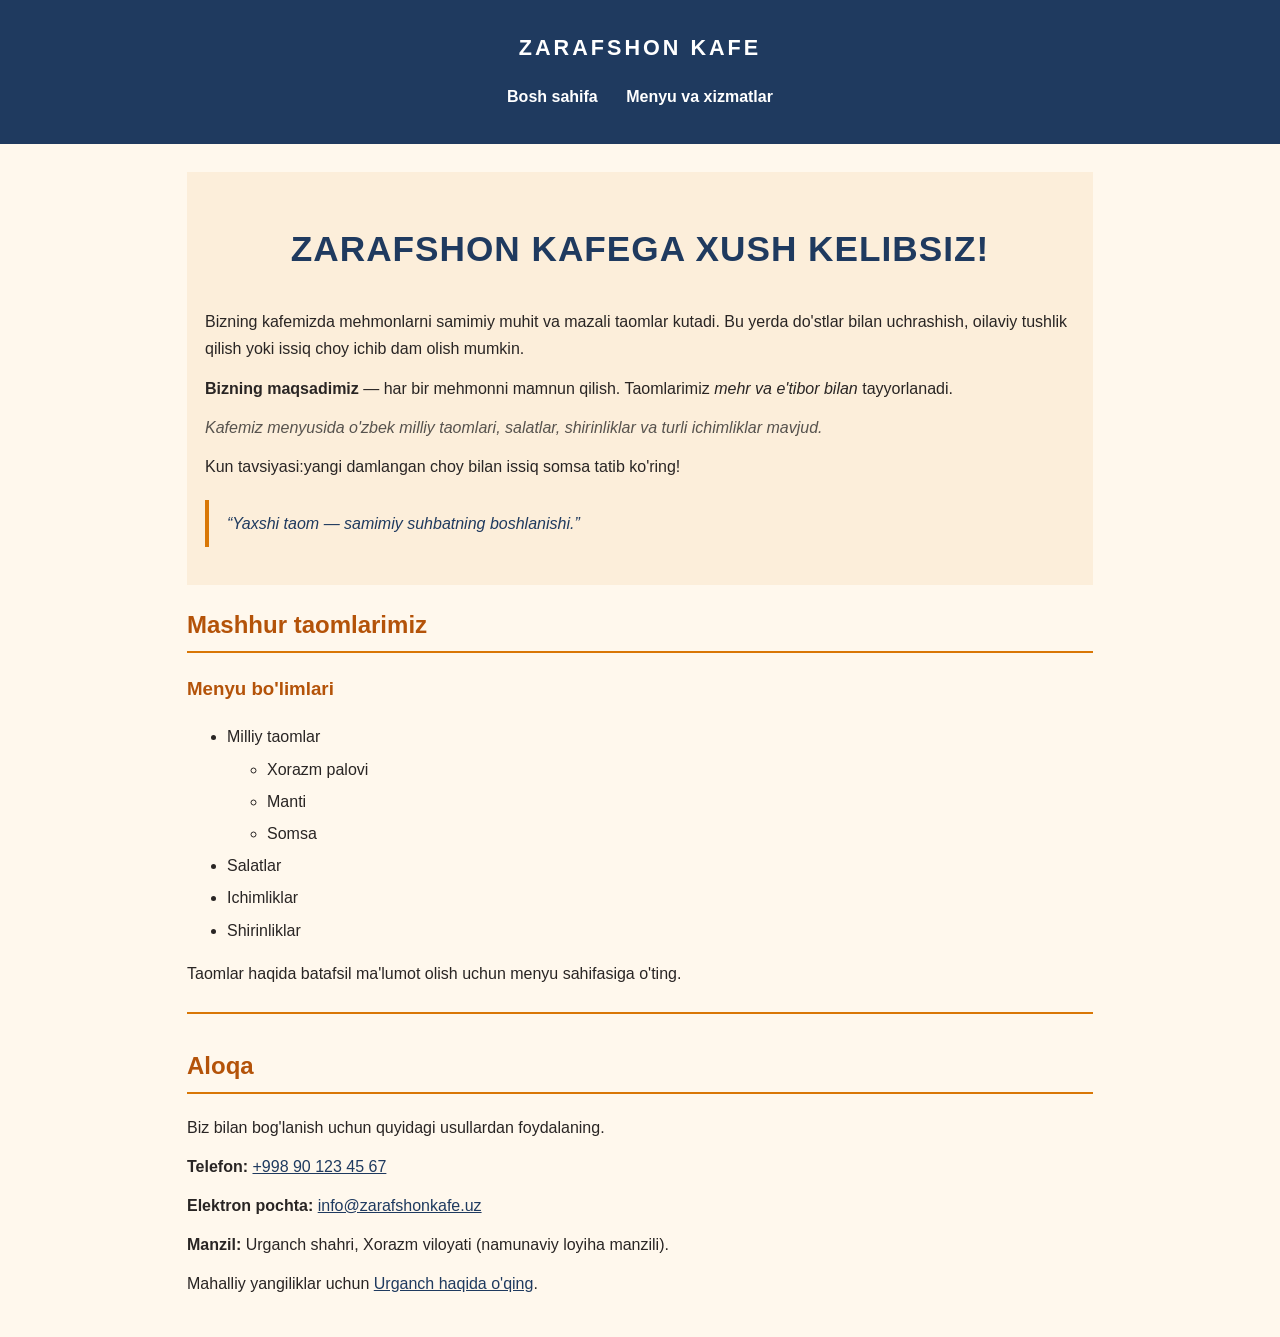
<file: web-dasturlash/1-amaliyot/index.html>
<!DOCTYPE html>
<html lang="uz">
<head>
    <meta charset="UTF-8">
    <meta name="viewport" content="width=device-width, initial-scale=1.0">
    <meta name="description" content="Zarafshon kafe menyusi, milliy taomlar, ichimliklar va aloqa ma'lumotlari.">
    <title>Zarafshon kafe | Bosh sahifa</title>
    <link rel="stylesheet" href="css/style.css">
</head>
<body id="yuqori">
    <header>
        <p class="belgi">ZARAFSHON KAFE</p>
        <nav aria-label="Asosiy navigatsiya">
            <ul>
                <li><a href="index.html">Bosh sahifa</a></li>
                <li><a href="batafsil.html">Menyu va xizmatlar</a></li>
            </ul>
        </nav>
    </header>

    <main>
        <section class="kirish">
            <h1>Zarafshon kafega xush kelibsiz!</h1>
            <p>Bizning kafemizda mehmonlarni samimiy muhit va mazali taomlar kutadi. Bu yerda do'stlar bilan uchrashish, oilaviy tushlik qilish yoki issiq choy ichib dam olish mumkin.</p>
            <p><strong>Bizning maqsadimiz</strong> — har bir mehmonni mamnun qilish. Taomlarimiz <em>mehr va e'tibor bilan</em> tayyorlanadi.</p>
            <p class="izoh">Kafemiz menyusida o'zbek milliy taomlari, salatlar, shirinliklar va turli ichimliklar mavjud.</p>
            <p>Kun tavsiyasi:yangi damlangan choy bilan issiq somsa tatib ko'ring!</p>
            <blockquote>“Yaxshi taom — samimiy suhbatning boshlanishi.”</blockquote>
        </section>

        <section>
            <h2>Mashhur taomlarimiz</h2>
            <h3>Menyu bo'limlari</h3>
            <ul>
                <li>Milliy taomlar
                    <ul>
                        <li>Xorazm palovi</li>
                        <li>Manti</li>
                        <li>Somsa</li>
                    </ul>
                </li>
                <li>Salatlar</li>
                <li>Ichimliklar</li>
                <li>Shirinliklar</li>
            </ul>
            <p>Taomlar haqida batafsil ma'lumot olish uchun menyu sahifasiga o'ting.</p>
        </section>

        <section id="aloqa">
            <h2>Aloqa</h2>
            <p>Biz bilan bog'lanish uchun quyidagi usullardan foydalaning.</p>
            <p><strong>Telefon:</strong> <a href="tel:+998901234567">+998 90 123 45 67</a></p>
            <p><strong>Elektron pochta:</strong> <a href="mailto:info@zarafshonkafe.uz">info@zarafshonkafe.uz</a></p>
            <p><strong>Manzil:</strong> Urganch shahri, Xorazm viloyati (namunaviy loyiha manzili).</p>
            <p>Mahalliy yangiliklar uchun <a href="https://uz.wikipedia.org/wiki/Urganch" target="_blank" rel="noopener">Urganch haqida o'qing</a>.</p>
        </section>
    </main>
</body>
</html>
</file>
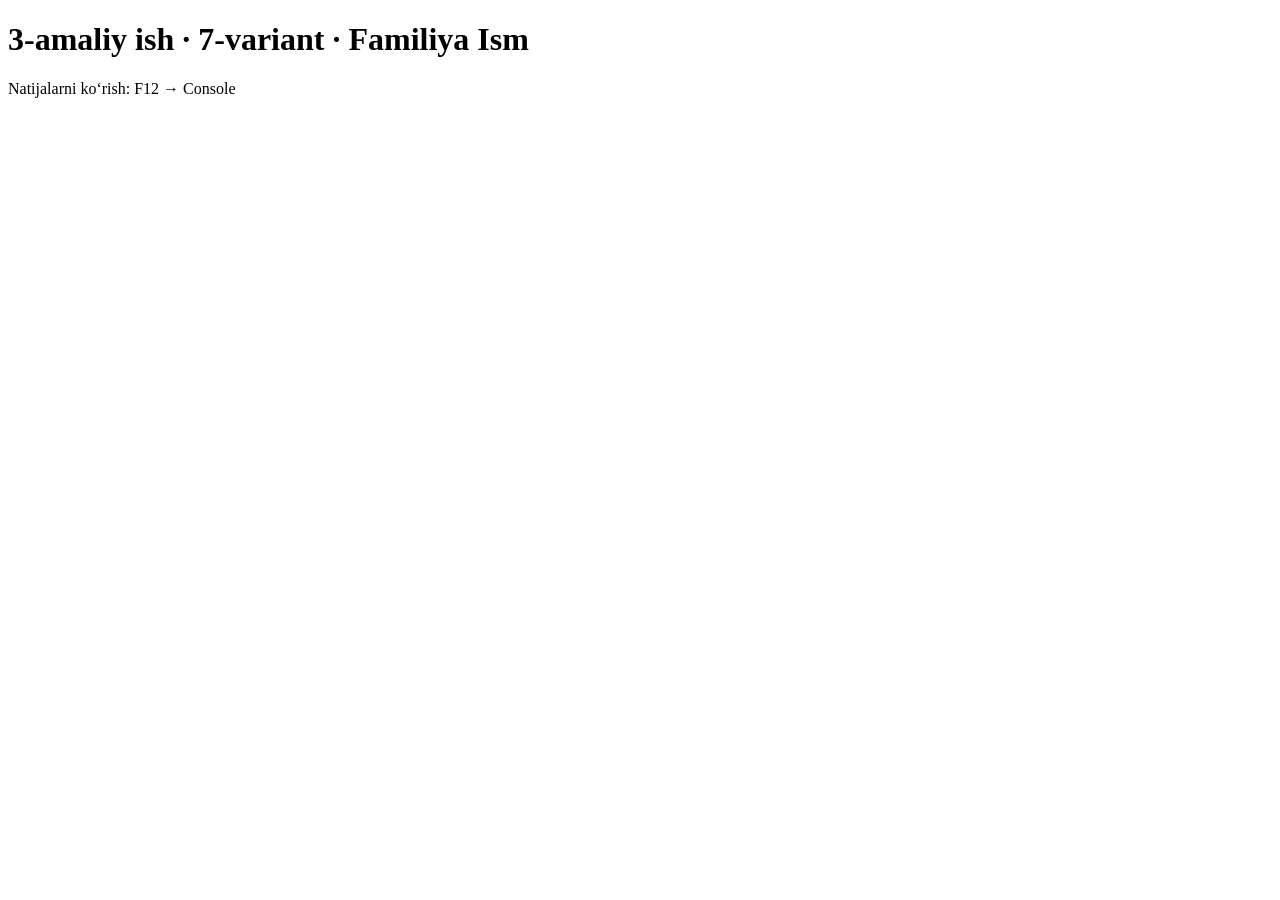
<file: web-dasturlash/3-amaliyot/index.html>
<!DOCTYPE html>
<html lang="uz">
<head>
  <meta charset="UTF-8">
  <title>3-amaliy ish — 7-variant</title>
</head>
<body>
  <h1>3-amaliy ish · 7-variant · Familiya Ism</h1>
  <p>Natijalarni ko‘rish: F12 → Console</p>
  <script src="js/masala1.js"></script>
  <script src="js/masala2.js"></script>
  <script src="js/masala3.js"></script>
  <script src="js/masala4.js"></script>
  <script src="js/masala5.js"></script>
</body>
</html>
</file>
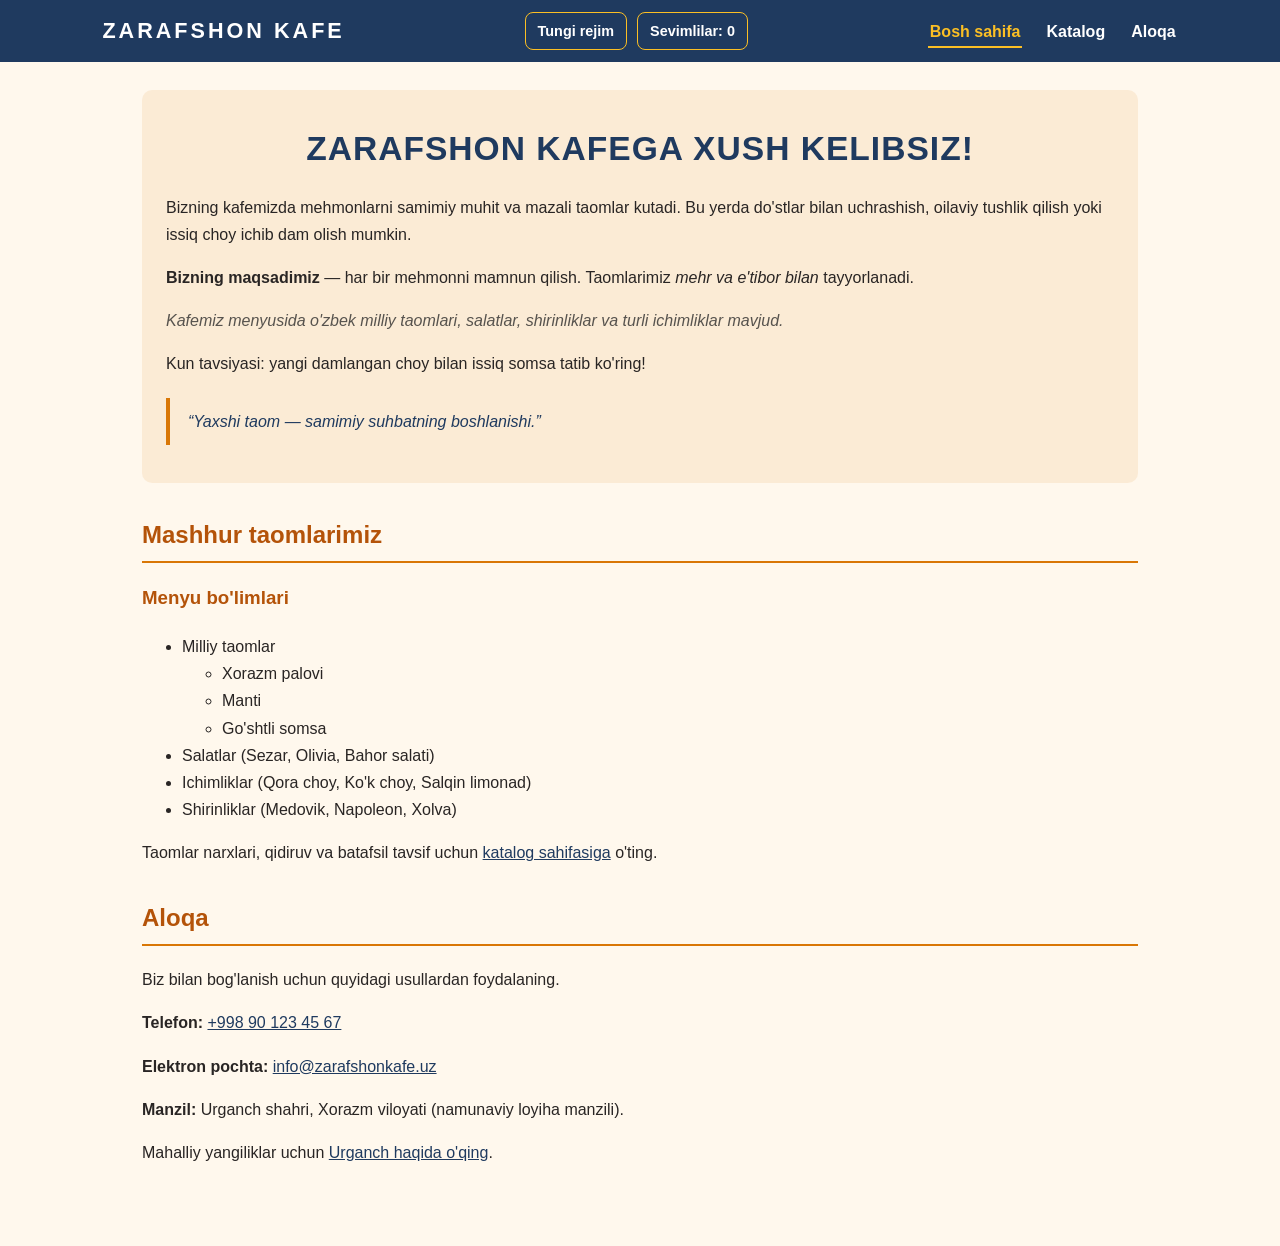
<file: web-dasturlash/4-amaliyot/index.html>
<!DOCTYPE html>
<html lang="uz">
<head>
    <meta charset="UTF-8">
    <meta name="viewport" content="width=device-width, initial-scale=1.0">
    <meta name="description" content="Zarafshon kafe menyusi, milliy taomlar, ichimliklar va aloqa ma'lumotlari.">
    <title>Zarafshon kafe | Bosh sahifa</title>
    <link rel="stylesheet" href="css/style.css">
</head>
<body id="yuqori">
    <header>
        <p class="belgi">ZARAFSHON KAFE</p>
        <div class="header-boshqaruv">
            <button type="button" class="tungi-rejim-btn" aria-pressed="false">Tungi rejim</button>
            <a href="katalog.html" class="sevimli-badge">Sevimlilar: <span class="sevimli-soni">0</span></a>
            <button type="button" id="burger-btn" class="burger-btn" aria-label="Menyuni ochish" aria-expanded="false">☰</button>
        </div>
        <nav id="asosiy-nav" aria-label="Asosiy navigatsiya">
            <ul>
                <li><a href="index.html" aria-current="page">Bosh sahifa</a></li>
                <li><a href="katalog.html">Katalog</a></li>
                <li><a href="aloqa.html">Aloqa</a></li>
            </ul>
        </nav>
    </header>

    <main>
        <section class="kirish">
            <h1>Zarafshon kafega xush kelibsiz!</h1>
            <p>Bizning kafemizda mehmonlarni samimiy muhit va mazali taomlar kutadi. Bu yerda do'stlar bilan uchrashish, oilaviy tushlik qilish yoki issiq choy ichib dam olish mumkin.</p>
            <p><strong>Bizning maqsadimiz</strong> — har bir mehmonni mamnun qilish. Taomlarimiz <em>mehr va e'tibor bilan</em> tayyorlanadi.</p>
            <p class="izoh">Kafemiz menyusida o'zbek milliy taomlari, salatlar, shirinliklar va turli ichimliklar mavjud.</p>
            <p>Kun tavsiyasi: yangi damlangan choy bilan issiq somsa tatib ko'ring!</p>
            <blockquote>“Yaxshi taom — samimiy suhbatning boshlanishi.”</blockquote>
        </section>

        <section>
            <h2>Mashhur taomlarimiz</h2>
            <h3>Menyu bo'limlari</h3>
            <ul>
                <li>Milliy taomlar
                    <ul>
                        <li>Xorazm palovi</li>
                        <li>Manti</li>
                        <li>Go'shtli somsa</li>
                    </ul>
                </li>
                <li>Salatlar (Sezar, Olivia, Bahor salati)</li>
                <li>Ichimliklar (Qora choy, Ko'k choy, Salqin limonad)</li>
                <li>Shirinliklar (Medovik, Napoleon, Xolva)</li>
            </ul>
            <p>Taomlar narxlari, qidiruv va batafsil tavsif uchun <a href="katalog.html">katalog sahifasiga</a> o'ting.</p>
        </section>

        <section id="aloqa">
            <h2>Aloqa</h2>
            <p>Biz bilan bog'lanish uchun quyidagi usullardan foydalaning.</p>
            <p><strong>Telefon:</strong> <a href="tel:+998901234567">+998 90 123 45 67</a></p>
            <p><strong>Elektron pochta:</strong> <a href="mailto:info@zarafshonkafe.uz">info@zarafshonkafe.uz</a></p>
            <p><strong>Manzil:</strong> Urganch shahri, Xorazm viloyati (namunaviy loyiha manzili).</p>
            <p>Mahalliy yangiliklar uchun <a href="https://uz.wikipedia.org/wiki/Urganch" target="_blank" rel="noopener">Urganch haqida o'qing</a>.</p>
        </section>
    </main>

    <script src="js/ui.js"></script>
</body>
</html>
</file>
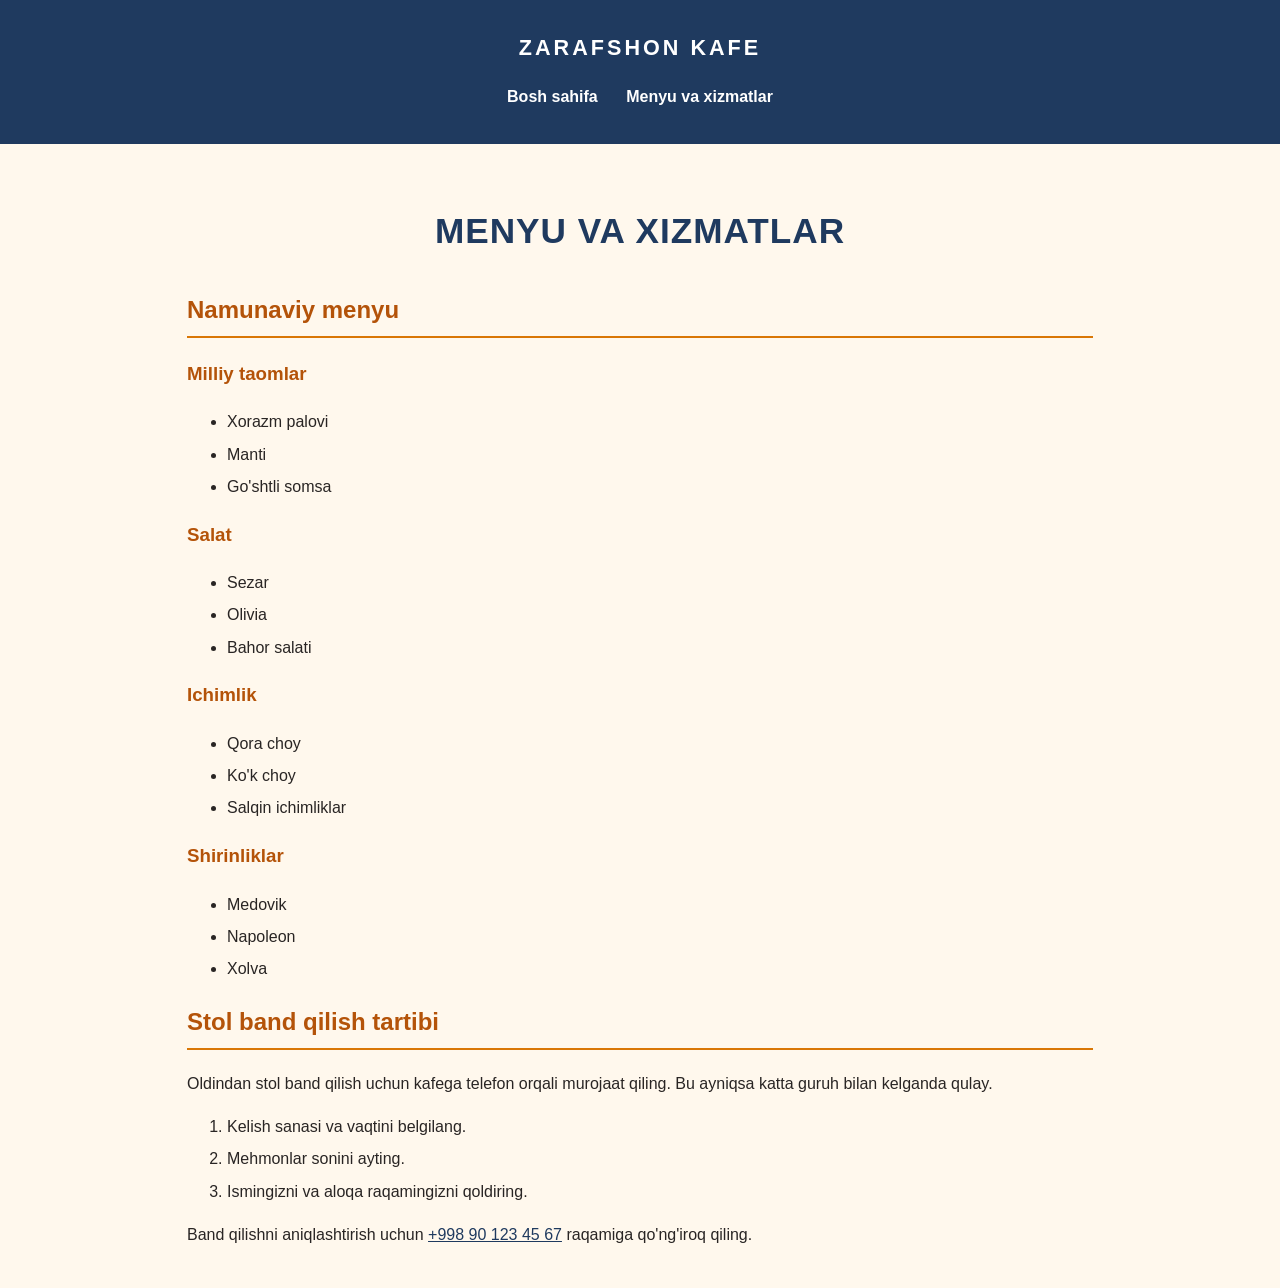
<file: web-dasturlash/1-amaliyot/batafsil.html>
<!DOCTYPE html>
<html lang="uz">
<head>
    <meta charset="UTF-8">
    <meta name="viewport" content="width=device-width, initial-scale=1.0">
    <meta name="description" content="Zarafshon kafe taomlari, ichimliklari, xizmatlari va muallif haqida ma'lumot.">
    <title>Zarafshon kafe | Menyu va xizmatlar</title>
    <link rel="stylesheet" href="css/style.css">
</head>
<body id="yuqori">
    <header>
        <p class="belgi">ZARAFSHON KAFE</p>
        <nav aria-label="Asosiy navigatsiya">
            <ul>
                <li><a href="index.html">Bosh sahifa</a></li>
                <li><a href="batafsil.html">Menyu va xizmatlar</a></li>
            </ul>
        </nav>
    </header>

    <main>
        <section>
            <h1>Menyu va xizmatlar</h1>
        </section>

        <section>
            <h2>Namunaviy menyu</h2>
            <h3>Milliy taomlar</h3>
            <ul>
                <li>Xorazm palovi</li>
                <li>Manti</li>
                <li>Go'shtli somsa</li>
            </ul>
            <h3>Salat</h3>
            <ul>
                <li>Sezar</li>
                <li>Olivia</li>
                <li>Bahor salati</li>
            </ul>
            <h3>Ichimlik</h3>
            <ul>
                <li>Qora choy</li>
                <li>Ko'k choy</li>
                <li>Salqin ichimliklar</li>
            </ul>
            <h3>Shirinliklar</h3>
            <ul>
                <li>Medovik</li>
                <li>Napoleon</li>
                <li>Xolva</li>
            </ul>
        </section>

        <section>
            <h2>Stol band qilish tartibi</h2>
            <p>Oldindan stol band qilish uchun kafega telefon orqali murojaat qiling. Bu ayniqsa katta guruh bilan kelganda qulay.</p>
            <ol>
                <li>Kelish sanasi va vaqtini belgilang.</li>
                <li>Mehmonlar sonini ayting.</li>
                <li>Ismingizni va aloqa raqamingizni qoldiring.</li>
            </ol>
            <p>Band qilishni aniqlashtirish uchun <a href="tel:+998901234567">+998 90 123 45 67</a> raqamiga qo'ng'iroq qiling.</p>
        </section>
    </main>
</body>
</html>
</file>
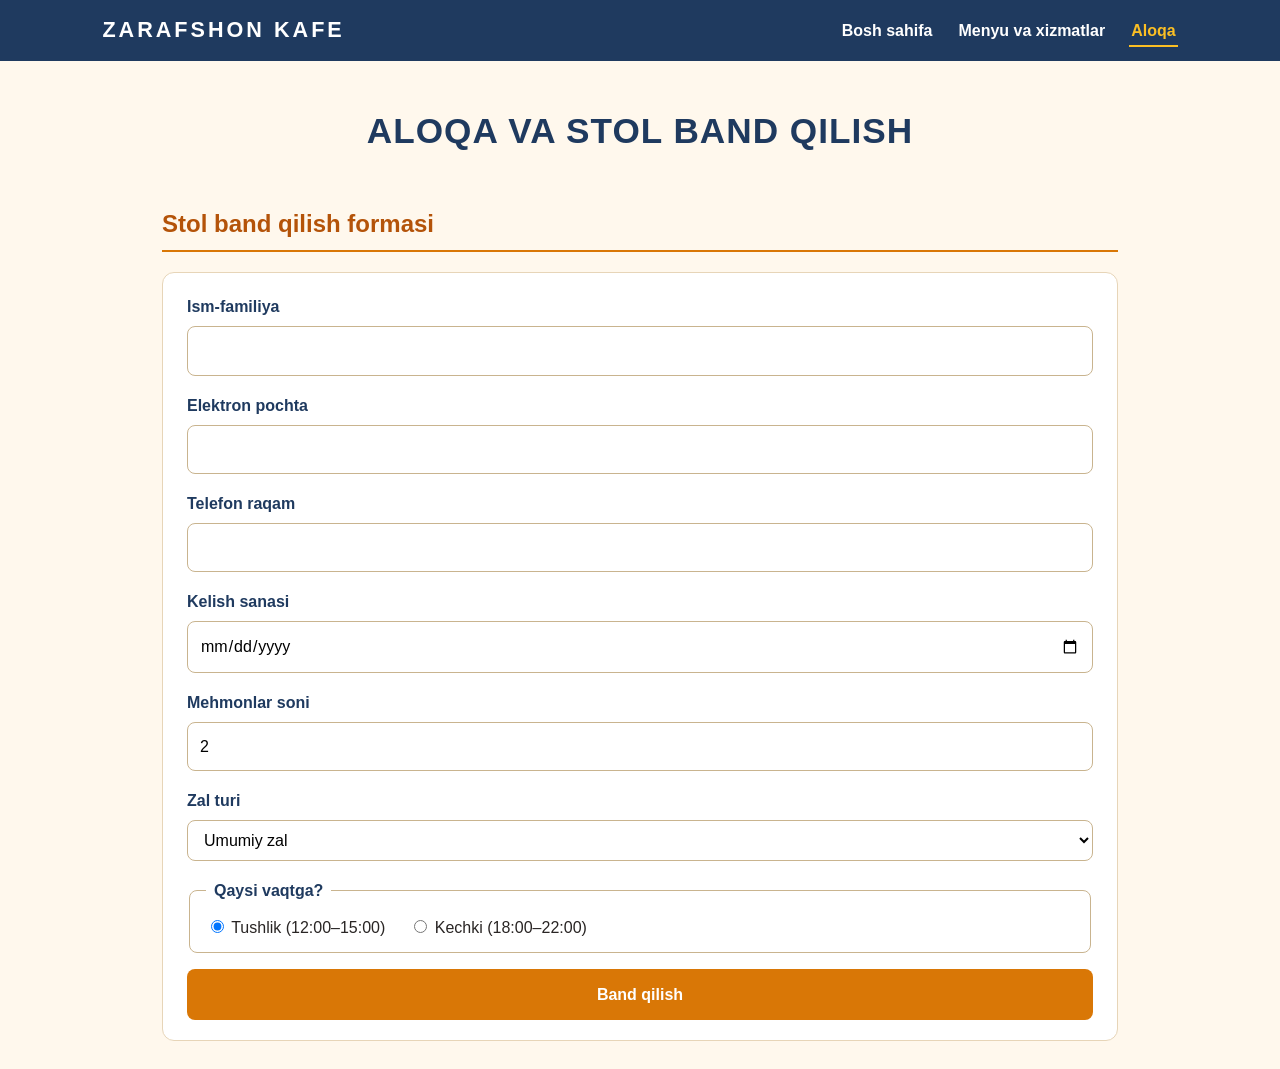
<file: web-dasturlash/2-amaliyot/aloqa.html>
<!DOCTYPE html>
<html lang="uz">
<head>
    <meta charset="UTF-8">
    <title>Zarafshon kafe | Aloqa va stol band qilish</title>
    <link rel="stylesheet" href="css/style2.css">
</head>
<body id="yuqori">
    <header>
        <p class="belgi">ZARAFSHON KAFE</p>
        <nav aria-label="Asosiy navigatsiya">
            <ul>
                <li><a href="index2.html">Bosh sahifa</a></li>
                <li><a href="batafsil2.html">Menyu va xizmatlar</a></li>
                <li><a href="aloqa.html" aria-current="page">Aloqa</a></li>
            </ul>
        </nav>
    </header>

    <main>
        <section>
            <h1>Aloqa va stol band qilish</h1>
        </section>

        <section class="asosiy-qism">
            <article>
                <h2>Stol band qilish formasi</h2>
                <form action="#" method="post">
                    <div class="maydon">
                        <label for="ism">Ism-familiya</label>
                        <input type="text" id="ism" name="ism" required>
                    </div>

                    <div class="maydon">
                        <label for="email">Elektron pochta</label>
                        <input type="email" id="email" name="email" required>
                    </div>

                    <div class="maydon">
                        <label for="telefon">Telefon raqam</label>
                        <input type="tel" id="telefon" name="telefon" required>
                    </div>

                    <div class="maydon">
                        <label for="sana">Kelish sanasi</label>
                        <input type="date" id="sana" name="sana" required>
                    </div>

                    <div class="maydon">
                        <label for="soni">Mehmonlar soni</label>
                        <input type="number" id="soni" name="soni" min="1" max="40" value="2">
                    </div>

                    <div class="maydon">
                        <label for="zal">Zal turi</label>
                        <select id="zal" name="zal">
                            <option value="umumiy">Umumiy zal</option>
                            <option value="oilaviy">Oilaviy xona</option>
                            <option value="ochiq">Ochiq maydon</option>
                        </select>
                    </div>

                    <fieldset>
                        <legend>Qaysi vaqtga?</legend>
                        <div class="radio-qator">
                            <label for="vaqt-tush"><input type="radio" id="vaqt-tush" name="vaqt" value="tush" checked> Tushlik (12:00–15:00)</label>
                            <label for="vaqt-kech"><input type="radio" id="vaqt-kech" name="vaqt" value="kechki"> Kechki (18:00–22:00)</label>
                        </div>
                    </fieldset>
                    <button type="submit">Band qilish</button>
                </form>
            </article>
        </section>
    </main>

</body>
</html>
</file>
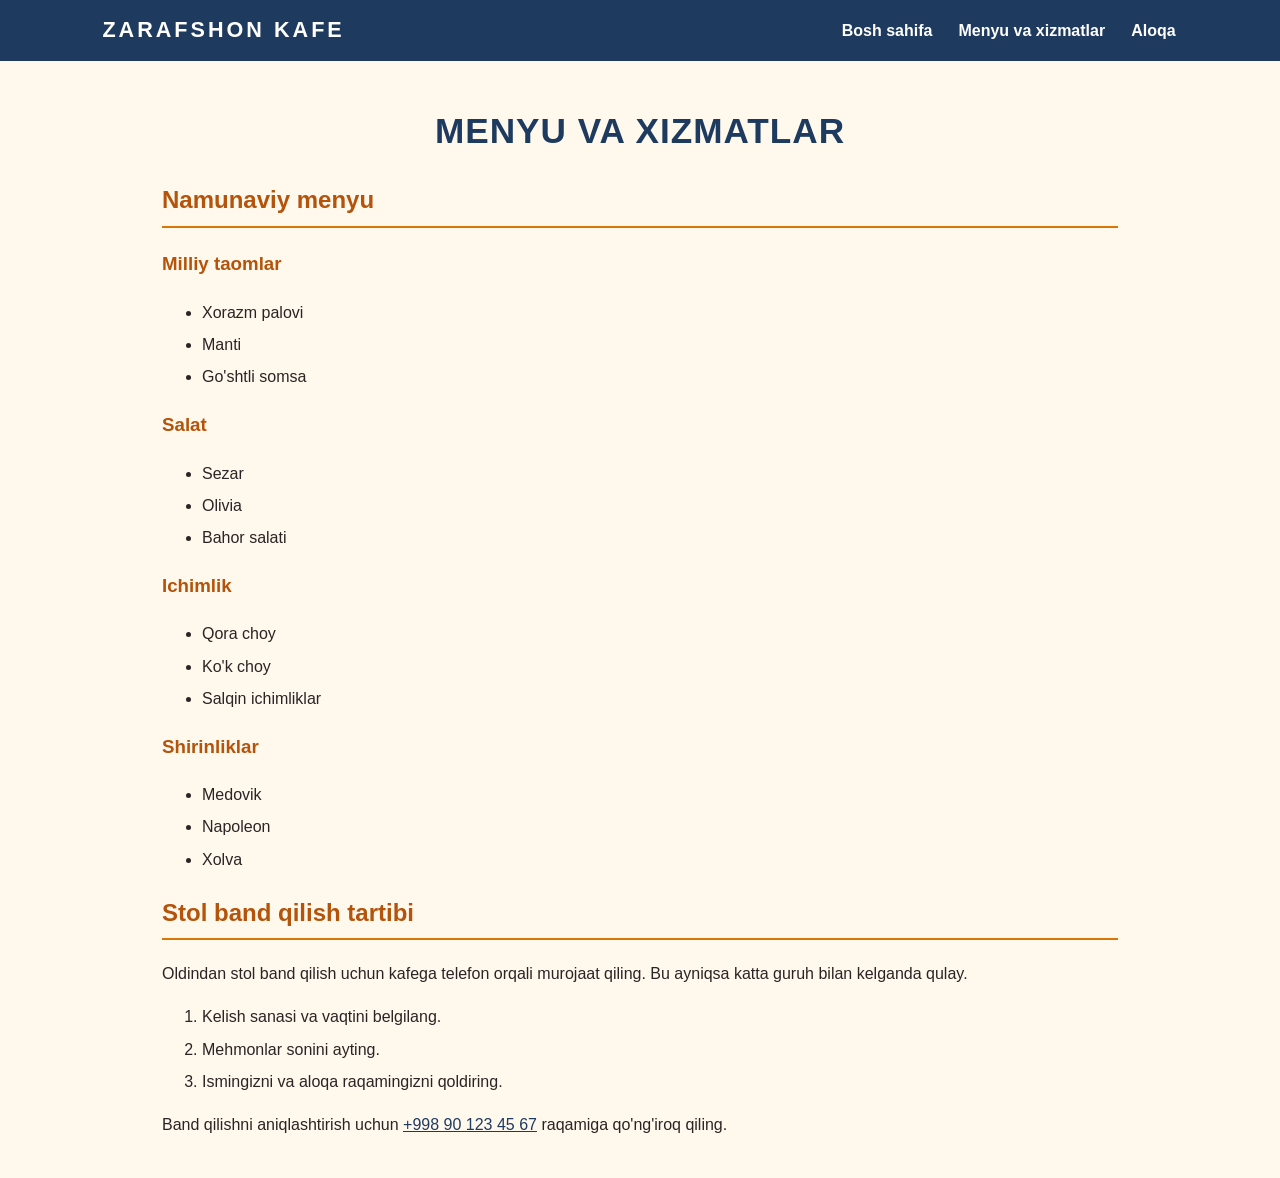
<file: web-dasturlash/2-amaliyot/batafsil2.html>
<!DOCTYPE html>
<html lang="uz">
<head>
    <meta charset="UTF-8">
    <meta name="viewport" content="width=device-width, initial-scale=1.0">
    <meta name="description" content="Zarafshon kafe taomlari, ichimliklari, xizmatlari va muallif haqida ma'lumot.">
    <title>Zarafshon kafe | Menyu va xizmatlar</title>
    <link rel="stylesheet" href="css/style2.css">
</head>
<body id="yuqori">
    <header>
        <p class="belgi">ZARAFSHON KAFE</p>
        <nav aria-label="Asosiy navigatsiya">
            <ul>
                <li><a href="index2.html">Bosh sahifa</a></li>
                <li><a href="batafsil2.html">Menyu va xizmatlar</a></li>
                <li><a href="aloqa2.html">Aloqa</a></li>
            </ul>
        </nav>
    </header>

    <main>
        <section>
            <h1>Menyu va xizmatlar</h1>
        </section>

        <section>
            <h2>Namunaviy menyu</h2>
            <h3>Milliy taomlar</h3>
            <ul>
                <li>Xorazm palovi</li>
                <li>Manti</li>
                <li>Go'shtli somsa</li>
            </ul>
            <h3>Salat</h3>
            <ul>
                <li>Sezar</li>
                <li>Olivia</li>
                <li>Bahor salati</li>
            </ul>
            <h3>Ichimlik</h3>
            <ul>
                <li>Qora choy</li>
                <li>Ko'k choy</li>
                <li>Salqin ichimliklar</li>
            </ul>
            <h3>Shirinliklar</h3>
            <ul>
                <li>Medovik</li>
                <li>Napoleon</li>
                <li>Xolva</li>
            </ul>
        </section>

        <section>
            <h2>Stol band qilish tartibi</h2>
            <p>Oldindan stol band qilish uchun kafega telefon orqali murojaat qiling. Bu ayniqsa katta guruh bilan kelganda qulay.</p>
            <ol>
                <li>Kelish sanasi va vaqtini belgilang.</li>
                <li>Mehmonlar sonini ayting.</li>
                <li>Ismingizni va aloqa raqamingizni qoldiring.</li>
            </ol>
            <p>Band qilishni aniqlashtirish uchun <a href="tel:+998901234567">+998 90 123 45 67</a> raqamiga qo'ng'iroq qiling.</p>
        </section>
    </main>
</body>
</html>
</file>
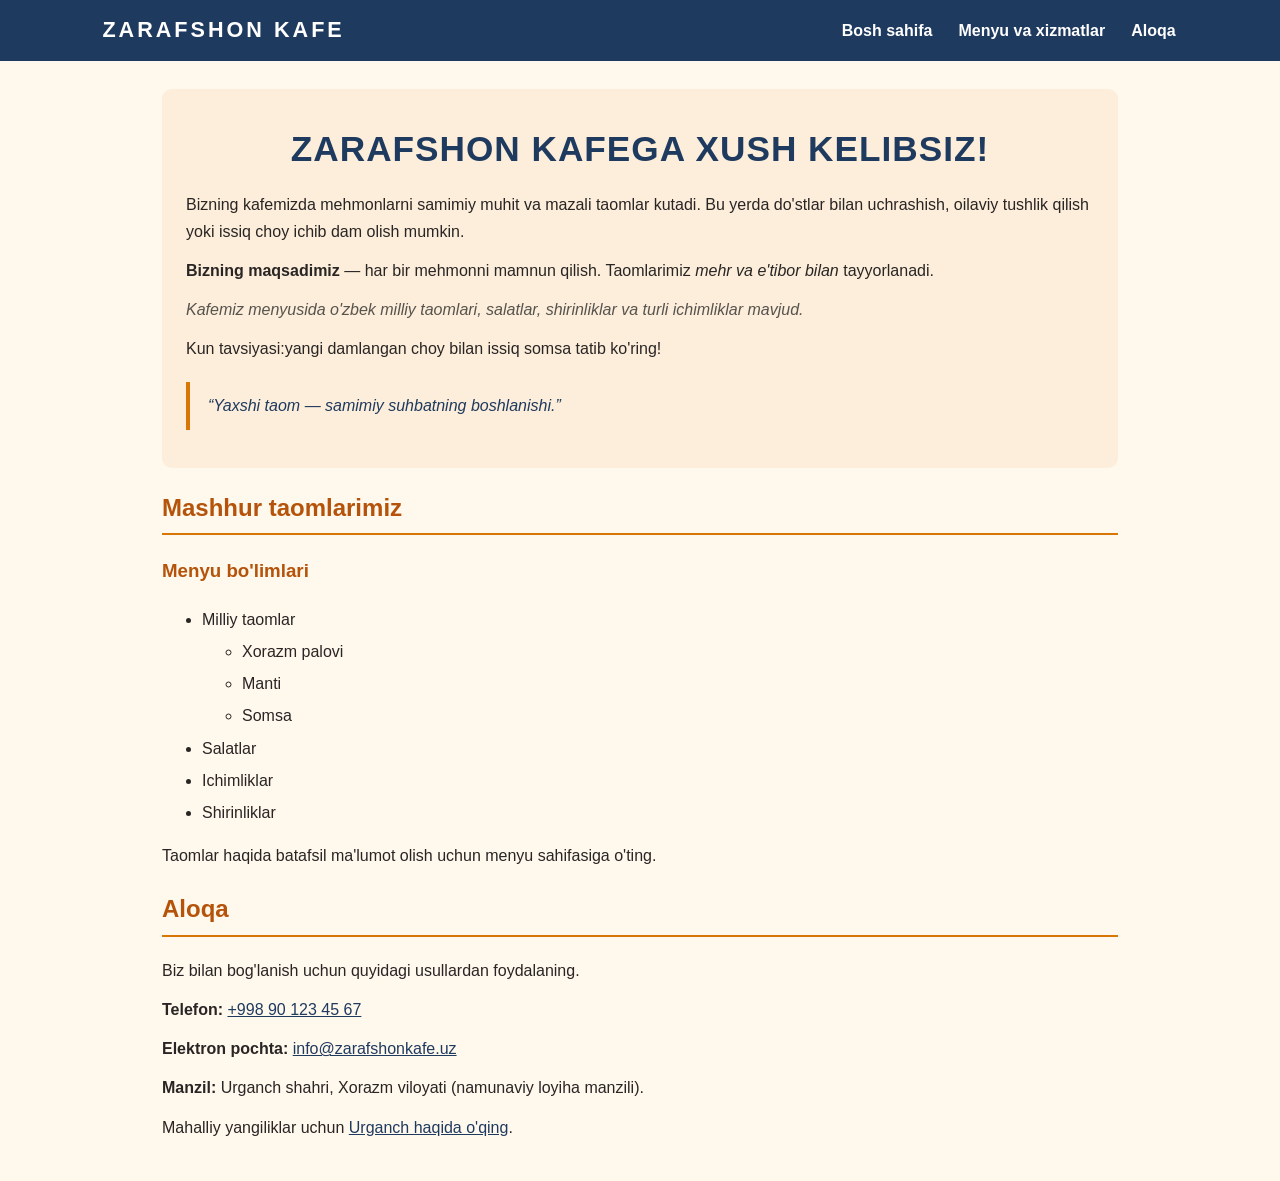
<file: web-dasturlash/2-amaliyot/index2.html>
<!DOCTYPE html>
<html lang="uz">
<head>
    <meta charset="UTF-8">
    <meta name="viewport" content="width=device-width, initial-scale=1.0">
    <meta name="description" content="Zarafshon kafe menyusi, milliy taomlar, ichimliklar va aloqa ma'lumotlari.">
    <title>Zarafshon kafe | Bosh sahifa</title>
    <link rel="stylesheet" href="css/style2.css">
</head>
<body id="yuqori">
    <header>
        <p class="belgi">ZARAFSHON KAFE</p>
        <nav aria-label="Asosiy navigatsiya">
            <ul>
                <li><a href="index2.html">Bosh sahifa</a></li>
                <li><a href="batafsil2.html">Menyu va xizmatlar</a></li>
                <li><a href="aloqa.html">Aloqa</a></li>
            </ul>
        </nav>
    </header>

    <main>
        <section class="kirish">
            <h1>Zarafshon kafega xush kelibsiz!</h1>
            <p>Bizning kafemizda mehmonlarni samimiy muhit va mazali taomlar kutadi. Bu yerda do'stlar bilan uchrashish, oilaviy tushlik qilish yoki issiq choy ichib dam olish mumkin.</p>
            <p><strong>Bizning maqsadimiz</strong> — har bir mehmonni mamnun qilish. Taomlarimiz <em>mehr va e'tibor bilan</em> tayyorlanadi.</p>
            <p class="izoh">Kafemiz menyusida o'zbek milliy taomlari, salatlar, shirinliklar va turli ichimliklar mavjud.</p>
            <p>Kun tavsiyasi:yangi damlangan choy bilan issiq somsa tatib ko'ring!</p>
            <blockquote>“Yaxshi taom — samimiy suhbatning boshlanishi.”</blockquote>
        </section>

        <section>
            <h2>Mashhur taomlarimiz</h2>
            <h3>Menyu bo'limlari</h3>
            <ul>
                <li>Milliy taomlar
                    <ul>
                        <li>Xorazm palovi</li>
                        <li>Manti</li>
                        <li>Somsa</li>
                    </ul>
                </li>
                <li>Salatlar</li>
                <li>Ichimliklar</li>
                <li>Shirinliklar</li>
            </ul>
            <p>Taomlar haqida batafsil ma'lumot olish uchun menyu sahifasiga o'ting.</p>
        </section>

        <section id="aloqa">
            <h2>Aloqa</h2>
            <p>Biz bilan bog'lanish uchun quyidagi usullardan foydalaning.</p>
            <p><strong>Telefon:</strong> <a href="tel:+998901234567">+998 90 123 45 67</a></p>
            <p><strong>Elektron pochta:</strong> <a href="mailto:info@zarafshonkafe.uz">info@zarafshonkafe.uz</a></p>
            <p><strong>Manzil:</strong> Urganch shahri, Xorazm viloyati (namunaviy loyiha manzili).</p>
            <p>Mahalliy yangiliklar uchun <a href="https://uz.wikipedia.org/wiki/Urganch" target="_blank" rel="noopener">Urganch haqida o'qing</a>.</p>
        </section>
    </main>
</body>
</html>
</file>
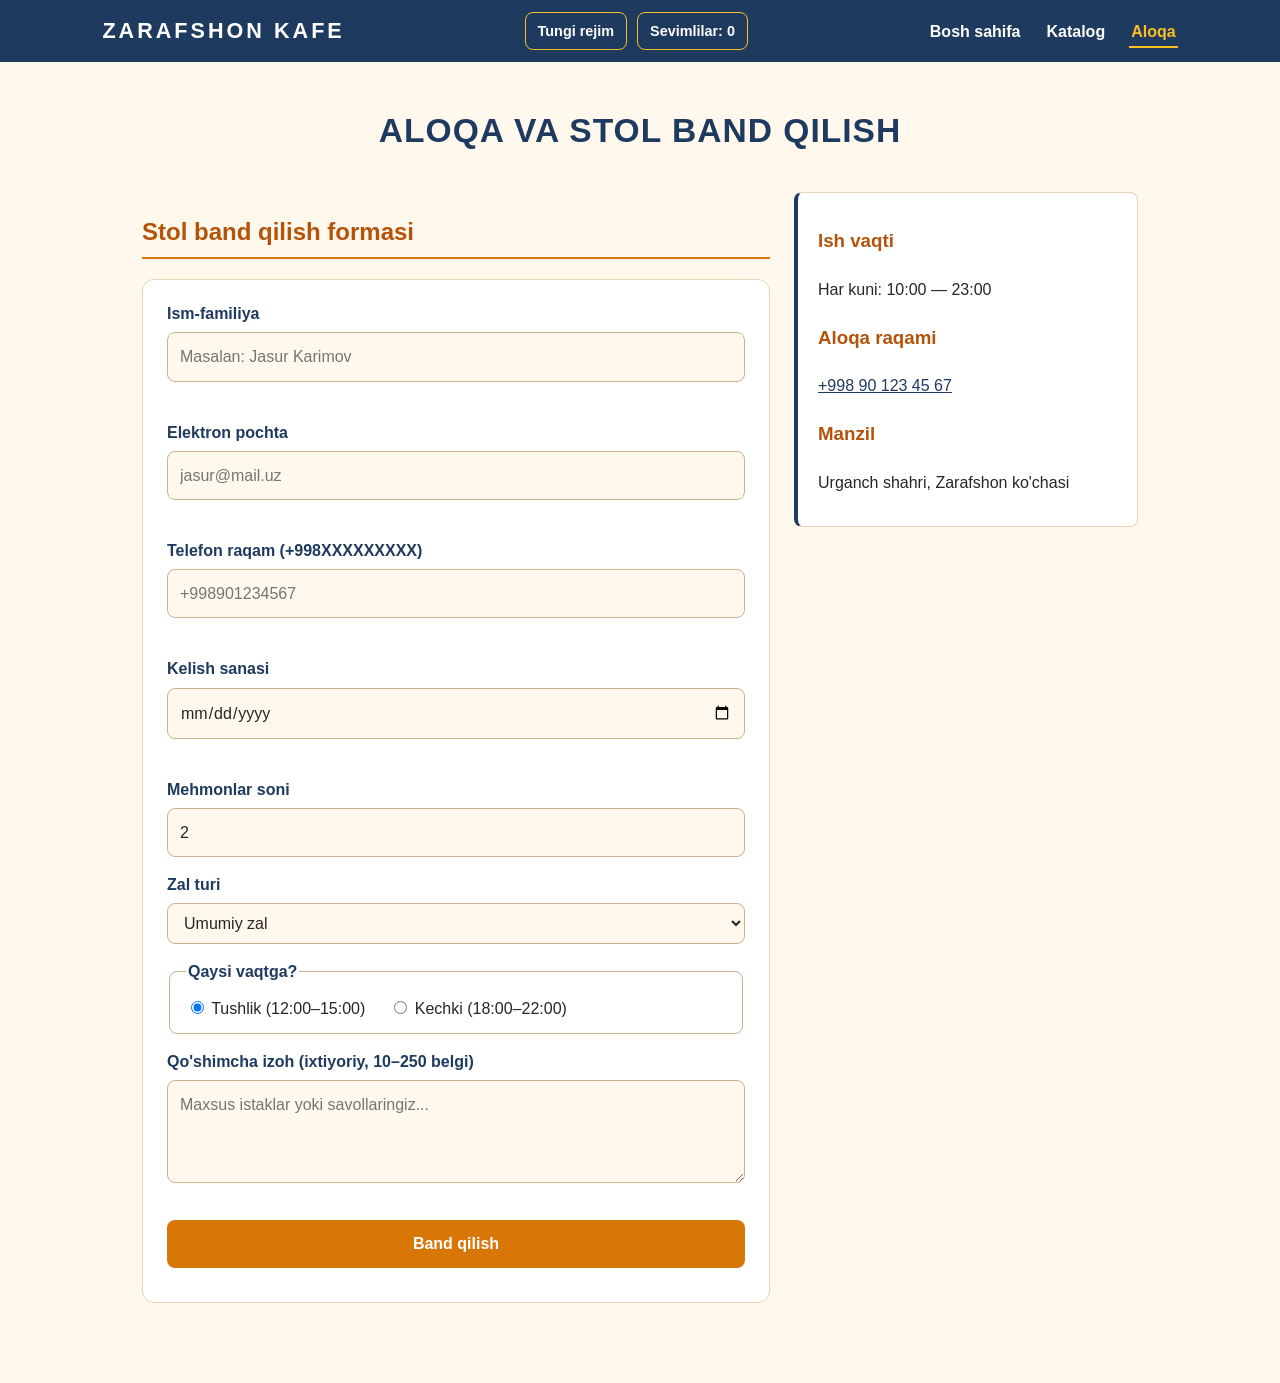
<file: web-dasturlash/4-amaliyot/aloqa.html>
<!DOCTYPE html>
<html lang="uz">
<head>
    <meta charset="UTF-8">
    <meta name="viewport" content="width=device-width, initial-scale=1.0">
    <title>Zarafshon kafe | Aloqa va stol band qilish</title>
    <link rel="stylesheet" href="css/style.css">
</head>
<body id="yuqori">
    <header>
        <p class="belgi">ZARAFSHON KAFE</p>
        <div class="header-boshqaruv">
            <button type="button" class="tungi-rejim-btn" aria-pressed="false">Tungi rejim</button>
            <a href="katalog.html" class="sevimli-badge">Sevimlilar: <span class="sevimli-soni">0</span></a>
            <button type="button" id="burger-btn" class="burger-btn" aria-label="Menyuni ochish" aria-expanded="false">☰</button>
        </div>
        <nav id="asosiy-nav" aria-label="Asosiy navigatsiya">
            <ul>
                <li><a href="index.html">Bosh sahifa</a></li>
                <li><a href="katalog.html">Katalog</a></li>
                <li><a href="aloqa.html" aria-current="page">Aloqa</a></li>
            </ul>
        </nav>
    </header>

    <main>
        <section>
            <h1>Aloqa va stol band qilish</h1>
        </section>

        <section class="asosiy-qism">
            <article>
                <h2>Stol band qilish formasi</h2>
                <form id="band-qilish-formasi" action="#" method="post" novalidate>
                    <div class="maydon">
                        <label for="ism">Ism-familiya</label>
                        <input type="text" id="ism" name="ism" placeholder="Masalan: Jasur Karimov">
                        <span class="xato-matn" aria-live="polite"></span>
                    </div>

                    <div class="maydon">
                        <label for="email">Elektron pochta</label>
                        <input type="email" id="email" name="email" placeholder="jasur@mail.uz">
                        <span class="xato-matn" aria-live="polite"></span>
                    </div>

                    <div class="maydon">
                        <label for="telefon">Telefon raqam (+998XXXXXXXXX)</label>
                        <input type="tel" id="telefon" name="telefon" placeholder="+998901234567">
                        <span class="xato-matn" aria-live="polite"></span>
                    </div>

                    <div class="maydon">
                        <label for="sana">Kelish sanasi</label>
                        <input type="date" id="sana" name="sana">
                        <span class="xato-matn" aria-live="polite"></span>
                    </div>

                    <div class="maydon">
                        <label for="soni">Mehmonlar soni</label>
                        <input type="number" id="soni" name="soni" min="1" max="40" value="2">
                    </div>

                    <div class="maydon">
                        <label for="zal">Zal turi</label>
                        <select id="zal" name="zal">
                            <option value="umumiy">Umumiy zal</option>
                            <option value="oilaviy">Oilaviy xona</option>
                            <option value="ochiq">Ochiq maydon</option>
                        </select>
                    </div>

                    <fieldset>
                        <legend>Qaysi vaqtga?</legend>
                        <div class="radio-qator">
                            <label for="vaqt-tush"><input type="radio" id="vaqt-tush" name="vaqt" value="tush" checked> Tushlik (12:00–15:00)</label>
                            <label for="vaqt-kech"><input type="radio" id="vaqt-kech" name="vaqt" value="kechki"> Kechki (18:00–22:00)</label>
                        </div>
                    </fieldset>

                    <div class="maydon">
                        <label for="izoh">Qo'shimcha izoh (ixtiyoriy, 10–250 belgi)</label>
                        <textarea id="izoh" name="izoh" rows="3" placeholder="Maxsus istaklar yoki savollaringiz..."></textarea>
                        <span class="xato-matn" aria-live="polite"></span>
                    </div>

                    <button type="submit">Band qilish</button>
                    <p id="forma-muvaffaqiyat" class="muvaffaqiyat-matn" aria-live="polite"></p>
                </form>
            </article>

            <aside>
                <h3>Ish vaqti</h3>
                <p>Har kuni: 10:00 — 23:00</p>
                <h3>Aloqa raqami</h3>
                <p><a href="tel:+998901234567">+998 90 123 45 67</a></p>
                <h3>Manzil</h3>
                <p>Urganch shahri, Zarafshon ko'chasi</p>
            </aside>
        </section>
    </main>

    <script src="js/ui.js"></script>
</body>
</html>
</file>
<file: web-dasturlash/1-amaliyot/css/style.css>
* {
    box-sizing: border-box;
}

body {
    margin: 0;
    background-color: #fff8ed;
    color: #292524;
    font-family: 'Roboto', Arial, sans-serif;
    font-size: 16px;
    line-height: 1.7;
}

header {
    background-color: #1f3a5f;
    color: white;
    padding: 18px 8%;
}

.belgi {
    font-size: 1.35rem;
    font-weight: 800;
    letter-spacing: 3px;
    text-align: center;
    color: white;
}

nav ul {
    list-style: none;
    padding: 0;
    text-align: center;
}

nav li {
    display: inline-block;
    margin: 0 12px;
}

nav a {
    color: white;
    font-weight: 700;
    text-decoration: none;
}

nav a:hover {
    color: #fbbf24;
    text-decoration: underline;
}

/* Asosiy matn va sarlavhalar */
main {
    max-width: 950px;
    margin: 0 auto;
    padding: 28px 22px;
}

h1 {
    color: #1f3a5f;
    font-size: 2.2rem;
    text-align: center;
    text-transform: uppercase;
    letter-spacing: 1px;
}

h2, h3 {
    color: #b45309;
}

h2 {
    border-bottom: 2px solid #d97706;
    padding-bottom: 5px;
}

p {
    margin: 12px 0;
}

.kirish {
    background-color: rgba(217, 119, 6, 0.08);
    padding: 18px;
}

.izoh {
    font-style: italic;
    color: #57534e;
}

blockquote {
    border-left: 4px solid #d97706;
    margin: 20px 0;
    padding: 10px 18px;
    font-style: italic;
    color: #1f3a5f;
}

li {
    margin: 5px 0;
}

a {
    color: #1f3a5f;
    text-decoration: underline;
}

a:visited {
    color: #6b21a8;
}

a:hover {
    color: #d97706;
}

dt {
    color: #1f3a5f;
    font-weight: 700;
    margin-top: 10px;
}

dd {
    margin-left: 20px;
}

#aloqa {
    border-top: 2px solid #d97706;
    margin-top: 25px;
    padding-top: 12px;
}

/* Ekran kichik bo'lsa navigatsiya satrma-satr ko'rinadi */
@media (max-width: 600px) {
    nav li {
        display: block;
        margin: 8px 0;
    }

    h1 {
        font-size: 1.7rem;
    }
}
</file>
<file: web-dasturlash/4-amaliyot/css/style.css>
*, *::before, *::after {
    box-sizing: border-box;
}

:root {
    --fon: #fff8ed;
    --matn: #292524;
    --asosiy: #1f3a5f;
    --aksent: #d97706;
    --aksent-toq: #b45309;
    --sariq: #fbbf24;
    --kul: #57534e;
    --karta-fon: #ffffff;
    --chegara: #e7d5b8;
    --xato: #b91c1c;
    --muvaffaqiyat: #15803d;
}

body.tungi-rejim {
    --fon: #111827;
    --matn: #f3f4f6;
    --asosiy: #60a5fa;
    --aksent: #f59e0b;
    --aksent-toq: #fbbf24;
    --sariq: #fde047;
    --kul: #d1d5db;
    --karta-fon: #1f2937;
    --chegara: #374151;
    --xato: #f87171;
    --muvaffaqiyat: #4ade80;
}

html {
    scroll-behavior: smooth;
}

body {
    margin: 0;
    background-color: var(--fon);
    color: var(--matn);
    font-family: 'Roboto', Arial, sans-serif;
    font-size: 16px;
    line-height: 1.7;
    transition: background-color 0.2s, color 0.2s;
}

img {
    max-width: 100%;
    height: auto;
    display: block;
}

/* ---------- Header ---------- */
header {
    position: sticky;
    top: 0;
    z-index: 100;
    background-color: #1f3a5f;
    color: white;
    padding: 12px 8%;
    display: flex;
    justify-content: space-between;
    align-items: center;
    gap: 16px;
    flex-wrap: wrap;
}

.belgi {
    margin: 0;
    font-size: 1.35rem;
    font-weight: 800;
    letter-spacing: 3px;
    color: white;
}

.header-boshqaruv {
    display: flex;
    align-items: center;
    gap: 10px;
}

.tungi-rejim-btn,
.sevimli-badge,
.burger-btn {
    padding: 6px 12px;
    border: 1px solid var(--sariq);
    border-radius: 8px;
    background-color: transparent;
    color: white;
    font-size: 0.9rem;
    font-weight: 700;
    text-decoration: none;
    cursor: pointer;
}

.tungi-rejim-btn:hover,
.sevimli-badge:hover,
.burger-btn:hover {
    background-color: var(--sariq);
    color: #1f3a5f;
}

.burger-btn {
    display: none;
    font-size: 1.2rem;
    line-height: 1;
}

nav ul {
    display: flex;
    gap: 22px;
    list-style: none;
    margin: 0;
    padding: 0;
}

nav li {
    margin: 0;
}

nav a,
nav a:visited {
    color: white;
    font-weight: 700;
    text-decoration: none;
    padding: 6px 2px;
}

nav a:hover {
    color: var(--sariq);
    text-decoration: underline;
}

nav a[aria-current="page"] {
    color: var(--sariq);
    border-bottom: 2px solid var(--sariq);
}

/* ---------- Asosiy kontent ---------- */
main {
    max-width: 1040px;
    margin: 0 auto;
    padding: 28px 22px 48px;
}

section {
    margin-bottom: 32px;
}

h1 {
    color: var(--asosiy);
    font-size: 2.1rem;
    text-align: center;
    text-transform: uppercase;
    letter-spacing: 1px;
    margin: 12px 0;
}

h2, h3 {
    color: var(--aksent-toq);
}

h2 {
    border-bottom: 2px solid var(--aksent);
    padding-bottom: 5px;
}

a {
    color: var(--asosiy);
}

a:hover {
    color: var(--aksent);
}

.izoh {
    font-style: italic;
    color: var(--kul);
}

blockquote {
    border-left: 4px solid var(--aksent);
    margin: 20px 0;
    padding: 10px 18px;
    font-style: italic;
    color: var(--asosiy);
}

.kirish {
    background-color: rgba(217, 119, 6, 0.1);
    padding: 18px 24px;
    border-radius: 10px;
}

/* ---------- Statistika ---------- */
.statistika-qator {
    display: grid;
    grid-template-columns: repeat(3, 1fr);
    gap: 16px;
}

.stat-quti {
    background-color: var(--karta-fon);
    border: 1px solid var(--chegara);
    border-left: 4px solid var(--aksent);
    border-radius: 10px;
    padding: 14px 18px;
    display: flex;
    flex-direction: column;
    gap: 4px;
}

.stat-quti span {
    font-size: 0.9rem;
    color: var(--kul);
}

.stat-quti strong {
    font-size: 1.25rem;
    color: var(--asosiy);
}

/* ---------- Filtr boshqaruvi ---------- */
.filtr-boshqaruv {
    display: grid;
    grid-template-columns: repeat(3, 1fr);
    gap: 16px;
    background-color: var(--karta-fon);
    border: 1px solid var(--chegara);
    border-radius: 12px;
    padding: 18px;
}

.filtr-checkbox {
    grid-column: 1 / -1;
}

.natija-hisob {
    margin: 14px 0 8px;
    font-weight: 600;
}

.bosh-xabar {
    padding: 18px;
    text-align: center;
    font-weight: 700;
    border: 1px dashed var(--aksent);
    border-radius: 10px;
    background-color: var(--karta-fon);
}

/* ---------- Kartalar ---------- */
.kartalar {
    display: grid;
    grid-template-columns: repeat(3, 1fr);
    gap: 20px;
}

.karta {
    position: relative;
    background-color: var(--karta-fon);
    border: 1px solid var(--chegara);
    border-radius: 12px;
    padding: 16px;
    display: flex;
    flex-direction: column;
    gap: 8px;
    transition: transform 0.2s, box-shadow 0.2s;
}

.karta:hover {
    transform: translateY(-4px);
    box-shadow: 0 8px 18px rgba(31, 58, 95, 0.18);
}

.karta-rasm {
    width: 100%;
    height: 180px;
    object-fit: cover;
    border-radius: 8px;
}

.karta h3 {
    margin: 6px 0 0;
}

.karta-kategoriya {
    margin: 0;
    font-size: 0.85rem;
    font-weight: 700;
    color: var(--asosiy);
}

.karta-tavsif {
    margin: 0;
    font-size: 0.94rem;
    flex: 1;
}

.teglar {
    display: flex;
    flex-wrap: wrap;
    gap: 6px;
}

.teg {
    font-size: 0.8rem;
    padding: 2px 8px;
    border-radius: 999px;
    background-color: rgba(217, 119, 6, 0.15);
    color: var(--aksent-toq);
}

.karta-narx {
    margin: 4px 0;
    font-size: 1.1rem;
    font-weight: 800;
    color: var(--aksent-toq);
}

.karta-tugmalar {
    display: flex;
    gap: 8px;
    margin-top: 4px;
}

.belgi-yangi {
    position: absolute;
    top: 24px;
    right: 24px;
    background-color: #15803d;
    color: white;
    font-size: 0.8rem;
    font-weight: 700;
    padding: 3px 10px;
    border-radius: 20px;
}

.belgi-yangi.chegirma {
    background-color: #b91c1c;
}

/* ---------- Forma va tugmalar ---------- */
.asosiy-qism {
    display: flex;
    flex-wrap: wrap;
    gap: 24px;
    margin-top: 24px;
}

.asosiy-qism > article {
    flex: 2 1 420px;
}

.asosiy-qism > aside {
    flex: 1 1 240px;
    background-color: var(--karta-fon);
    border: 1px solid var(--chegara);
    border-left: 4px solid var(--asosiy);
    border-radius: 8px;
    padding: 14px 20px;
    align-self: flex-start;
}

form {
    display: flex;
    flex-direction: column;
    gap: 14px;
    background-color: var(--karta-fon);
    border: 1px solid var(--chegara);
    border-radius: 12px;
    padding: 20px 24px;
}

.maydon {
    display: flex;
    flex-direction: column;
    gap: 5px;
}

label, legend {
    font-weight: 700;
    color: var(--asosiy);
}

input[type="text"],
input[type="email"],
input[type="tel"],
input[type="date"],
input[type="number"],
select,
textarea {
    width: 100%;
    font: inherit;
    padding: 10px 12px;
    border: 1px solid #c9b48f;
    border-radius: 8px;
    background-color: var(--fon);
    color: var(--matn);
}

.xato-input {
    border-color: var(--xato) !important;
}

.xato-matn {
    min-height: 18px;
    font-size: 0.85rem;
    font-weight: 600;
    color: var(--xato);
}

.muvaffaqiyat-matn {
    margin: 0;
    font-weight: 700;
    color: var(--muvaffaqiyat);
}

fieldset {
    border: 1px solid #c9b48f;
    border-radius: 8px;
    padding: 10px 16px;
}

.radio-qator {
    display: flex;
    flex-wrap: wrap;
    gap: 8px 24px;
}

.radio-qator label,
.belgi-qator label {
    font-weight: 400;
    color: var(--matn);
}

.belgi-qator {
    display: flex;
    align-items: center;
    gap: 8px;
}

button,
.btn-asosiy,
.btn-ikkinchi {
    font: inherit;
    font-weight: 700;
    border-radius: 8px;
    padding: 10px 16px;
    cursor: pointer;
    transition: background-color 0.2s, color 0.2s;
}

button,
.btn-asosiy {
    background-color: var(--aksent);
    color: white;
    border: none;
}

button:hover,
.btn-asosiy:hover {
    background-color: var(--aksent-toq);
}

.btn-ikkinchi {
    background-color: transparent;
    color: var(--asosiy);
    border: 1px solid var(--asosiy);
}

.btn-ikkinchi:hover {
    background-color: var(--asosiy);
    color: white;
}

/* ---------- Modal oyna ---------- */
.modal-fon {
    position: fixed;
    inset: 0;
    background-color: rgba(0, 0, 0, 0.65);
    display: none;
    align-items: center;
    justify-content: center;
    padding: 16px;
    z-index: 1000;
}

.modal-fon.ochiq {
    display: flex;
}

.modal-oyna {
    position: relative;
    max-width: 540px;
    width: 100%;
    max-height: 90vh;
    overflow-y: auto;
    background-color: var(--karta-fon);
    color: var(--matn);
    border: 2px solid var(--aksent);
    border-radius: 14px;
    padding: 20px;
}

.modal-yopish {
    position: absolute;
    top: 10px;
    right: 12px;
    width: 36px;
    height: 36px;
    padding: 0;
    border-radius: 50%;
    font-size: 1.4rem;
    line-height: 1;
}

.modal-rasm {
    width: 100%;
    height: 220px;
    object-fit: cover;
    border-radius: 10px;
    margin-bottom: 12px;
}

/* ---------- Mobil ko'rinish ---------- */
@media (max-width: 820px) {
    .statistika-qator,
    .filtr-boshqaruv,
    .kartalar {
        grid-template-columns: 1fr 1fr;
    }
}

@media (max-width: 650px) {
    header {
        padding: 12px 5%;
    }

    .burger-btn {
        display: inline-block;
    }

    nav#asosiy-nav {
        display: none;
        width: 100%;
    }

    nav#asosiy-nav.ochiq {
        display: block;
    }

    nav#asosiy-nav ul {
        flex-direction: column;
        align-items: center;
        gap: 10px;
        padding-top: 8px;
    }

    h1 {
        font-size: 1.55rem;
    }

    .statistika-qator,
    .filtr-boshqaruv,
    .kartalar {
        grid-template-columns: 1fr;
    }
}
</file>
<file: web-dasturlash/2-amaliyot/css/style2.css>
*, *::before, *::after {
    box-sizing: border-box;
}

:root {
    --fon: #fff8ed;
    --matn: #292524;
    --asosiy: #1f3a5f;
    --aksent: #d97706;
    --aksent-toq: #b45309;
    --sariq: #fbbf24;
    --kul: #57534e;
    --karta-fon: #ffffff;
}

html {
    scroll-behavior: smooth;
}

body {
    margin: 0;
    background-color: var(--fon);
    color: var(--matn);
    font-family: 'Roboto', Arial, sans-serif;
    font-size: 16px;
    line-height: 1.7;
}

img {
    max-width: 100%;
    height: auto;
    display: block;
}

/* ---------- Sarlavha va menyu (sticky + Flexbox) ---------- */
header {
    position: sticky;
    top: 0;
    z-index: 100;
    background-color: var(--asosiy);
    color: white;
    padding: 12px 8%;
    display: flex;
    justify-content: space-between;
    align-items: center;
    gap: 16px;
    flex-wrap: wrap;
}

.belgi {
    margin: 0;
    font-size: 1.35rem;
    font-weight: 800;
    letter-spacing: 3px;
    color: white;
}

nav ul {
    display: flex;
    gap: 22px;
    list-style: none;
    margin: 0;
    padding: 0;
}

nav li {
    margin: 0;
}

nav a {
    color: white;
    font-weight: 700;
    text-decoration: none;
    padding: 6px 2px;
}

nav a:visited {
    color: white;
}

nav a:hover {
    color: var(--sariq);
    text-decoration: underline;
}

nav a[aria-current="page"] {
    color: var(--sariq);
    border-bottom: 2px solid var(--sariq);
}

/* ---------- Konteyner va sarlavhalar ---------- */
main {
    max-width: 1000px;
    margin: 0 auto;
    padding: 28px 22px;
}

h1 {
    color: var(--asosiy);
    font-size: 2.2rem;
    text-align: center;
    text-transform: uppercase;
    letter-spacing: 1px;
    margin: 12px 0;
}

h2, h3 {
    color: var(--aksent-toq);
}

h2 {
    border-bottom: 2px solid var(--aksent);
    padding-bottom: 5px;
}

p {
    margin: 12px 0;
}

li {
    margin: 5px 0;
}

a {
    color: var(--asosiy);
    text-decoration: underline;
}

a:visited {
    color: #6b21a8;
}

a:hover {
    color: var(--aksent);
}

a:focus-visible,
button:focus-visible,
input:focus-visible,
select:focus-visible,
textarea:focus-visible {
    outline: 3px solid var(--sariq);
    outline-offset: 2px;
}

.izoh {
    font-style: italic;
    color: var(--kul);
}

blockquote {
    border-left: 4px solid var(--aksent);
    margin: 20px 0;
    padding: 10px 18px;
    font-style: italic;
    color: var(--asosiy);
}

/* ---------- Kirish bo'limi va markazlash ---------- */
.kirish {
    background-color: rgba(217, 119, 6, 0.08);
    padding: 18px 24px;
    border-radius: 10px;
}

.markaz-quti {
    display: flex;
    justify-content: center;
    align-items: center;
    min-height: 150px;
    background-color: var(--asosiy);
    border-radius: 10px;
    margin-bottom: 16px;
}

.markaz-quti h1 {
    color: white;
    margin: 0;
    padding: 16px;
}

/* ---------- Kartalar (Flexbox + wrap) ---------- */
.kartalar {
    display: flex;
    flex-wrap: wrap;
    gap: 20px;
}

.karta {
    position: relative;
    flex: 1 1 280px;
    background-color: var(--karta-fon);
    border: 1px solid #e7d5b8;
    border-radius: 12px;
    padding: 16px 24px;
    margin: 8px 0;
    transition: transform 0.2s, box-shadow 0.2s;
}

.karta:hover {
    transform: translateY(-4px);
    box-shadow: 0 8px 18px rgba(31, 58, 95, 0.18);
}

.karta h3 {
    margin: 12px 0 6px;
}

.karta figure {
    margin: 0;
}

.karta img {
    border-radius: 8px;
}

figcaption {
    font-size: 0.9rem;
    font-style: italic;
    color: var(--kul);
    margin-top: 6px;
}

/* Kartadagi belgi (absolute) */
.belgi-yangi {
    position: absolute;
    top: 10px;
    right: 10px;
    background-color: var(--aksent);
    color: white;
    font-size: 0.85rem;
    font-weight: 700;
    padding: 4px 12px;
    border-radius: 20px;
    z-index: 1;
}

.belgi-yangi.chegirma {
    background-color: #b91c1c;
}

/* ---------- Asosiy qism + aside ---------- */
.asosiy-qism {
    display: flex;
    flex-wrap: wrap;
    gap: 24px;
    margin-top: 24px;
}

.asosiy-qism > article {
    flex: 2 1 400px;
}

.asosiy-qism > aside {
    flex: 1 1 240px;
    background-color: rgba(31, 58, 95, 0.07);
    border-left: 4px solid var(--asosiy);
    border-radius: 8px;
    padding: 12px 20px;
    align-self: flex-start;
}

/* ---------- Jadval ---------- */
.jadval-orami {
    overflow-x: auto;
}

table {
    width: 100%;
    border-collapse: collapse;
    background-color: var(--karta-fon);
}

caption {
    caption-side: top;
    text-align: left;
    font-weight: 700;
    color: var(--asosiy);
    padding: 8px 0;
}

th, td {
    border: 1px solid #e7d5b8;
    padding: 10px 14px;
    text-align: left;
}

thead th {
    background-color: var(--asosiy);
    color: white;
}

tbody th {
    background-color: rgba(217, 119, 6, 0.12);
    color: var(--aksent-toq);
    vertical-align: top;
}

tbody tr:hover td {
    background-color: rgba(251, 191, 36, 0.18);
}

tfoot td {
    font-size: 0.9rem;
    font-style: italic;
    color: var(--kul);
}

/* ---------- Forma (Flexbox column) ---------- */
form {
    display: flex;
    flex-direction: column;
    gap: 16px;
    background-color: var(--karta-fon);
    border: 1px solid #e7d5b8;
    border-radius: 12px;
    padding: 20px 24px;
}

.maydon {
    display: flex;
    flex-direction: column;
    gap: 6px;
}

label {
    font-weight: 700;
    color: var(--asosiy);
}

input[type="text"],
input[type="email"],
input[type="tel"],
input[type="date"],
input[type="number"],
select,
textarea {
    width: 100%;
    font: inherit;
    padding: 10px 12px;
    border: 1px solid #c9b48f;
    border-radius: 8px;
    background-color: white;
}

input:focus,
select:focus,
textarea:focus {
    border-color: var(--aksent);
}

fieldset {
    border: 1px solid #c9b48f;
    border-radius: 8px;
    padding: 10px 16px;
}

legend {
    font-weight: 700;
    color: var(--asosiy);
    padding: 0 8px;
}

.radio-qator {
    display: flex;
    flex-wrap: wrap;
    gap: 8px 24px;
}

.radio-qator label,
.belgi-qator label {
    font-weight: 400;
    color: var(--matn);
}

.belgi-qator {
    display: flex;
    align-items: center;
    gap: 8px;
}

button {
    font: inherit;
    font-weight: 700;
    background-color: var(--aksent);
    color: white;
    border: none;
    border-radius: 8px;
    padding: 12px 28px;
    cursor: pointer;
    transition: background-color 0.2s;
}

button:hover {
    background-color: var(--aksent-toq);
}

.mualliflik {
    text-align: center;
    font-size: 0.9rem;
    border-top: 1px solid rgba(255, 255, 255, 0.3);
    padding-top: 10px;
    margin-top: 16px;
}


/* ---------- Mobil ko'rinish ---------- */
@media (max-width: 600px) {
    header {
        padding: 10px 5%;
        justify-content: center;
    }

    nav ul {
        flex-wrap: wrap;
        justify-content: center;
        gap: 8px 16px;
    }

    h1 {
        font-size: 1.6rem;
    }

    main {
        padding: 20px 14px;
    }

    form {
        padding: 16px;
    }
}
</file>
